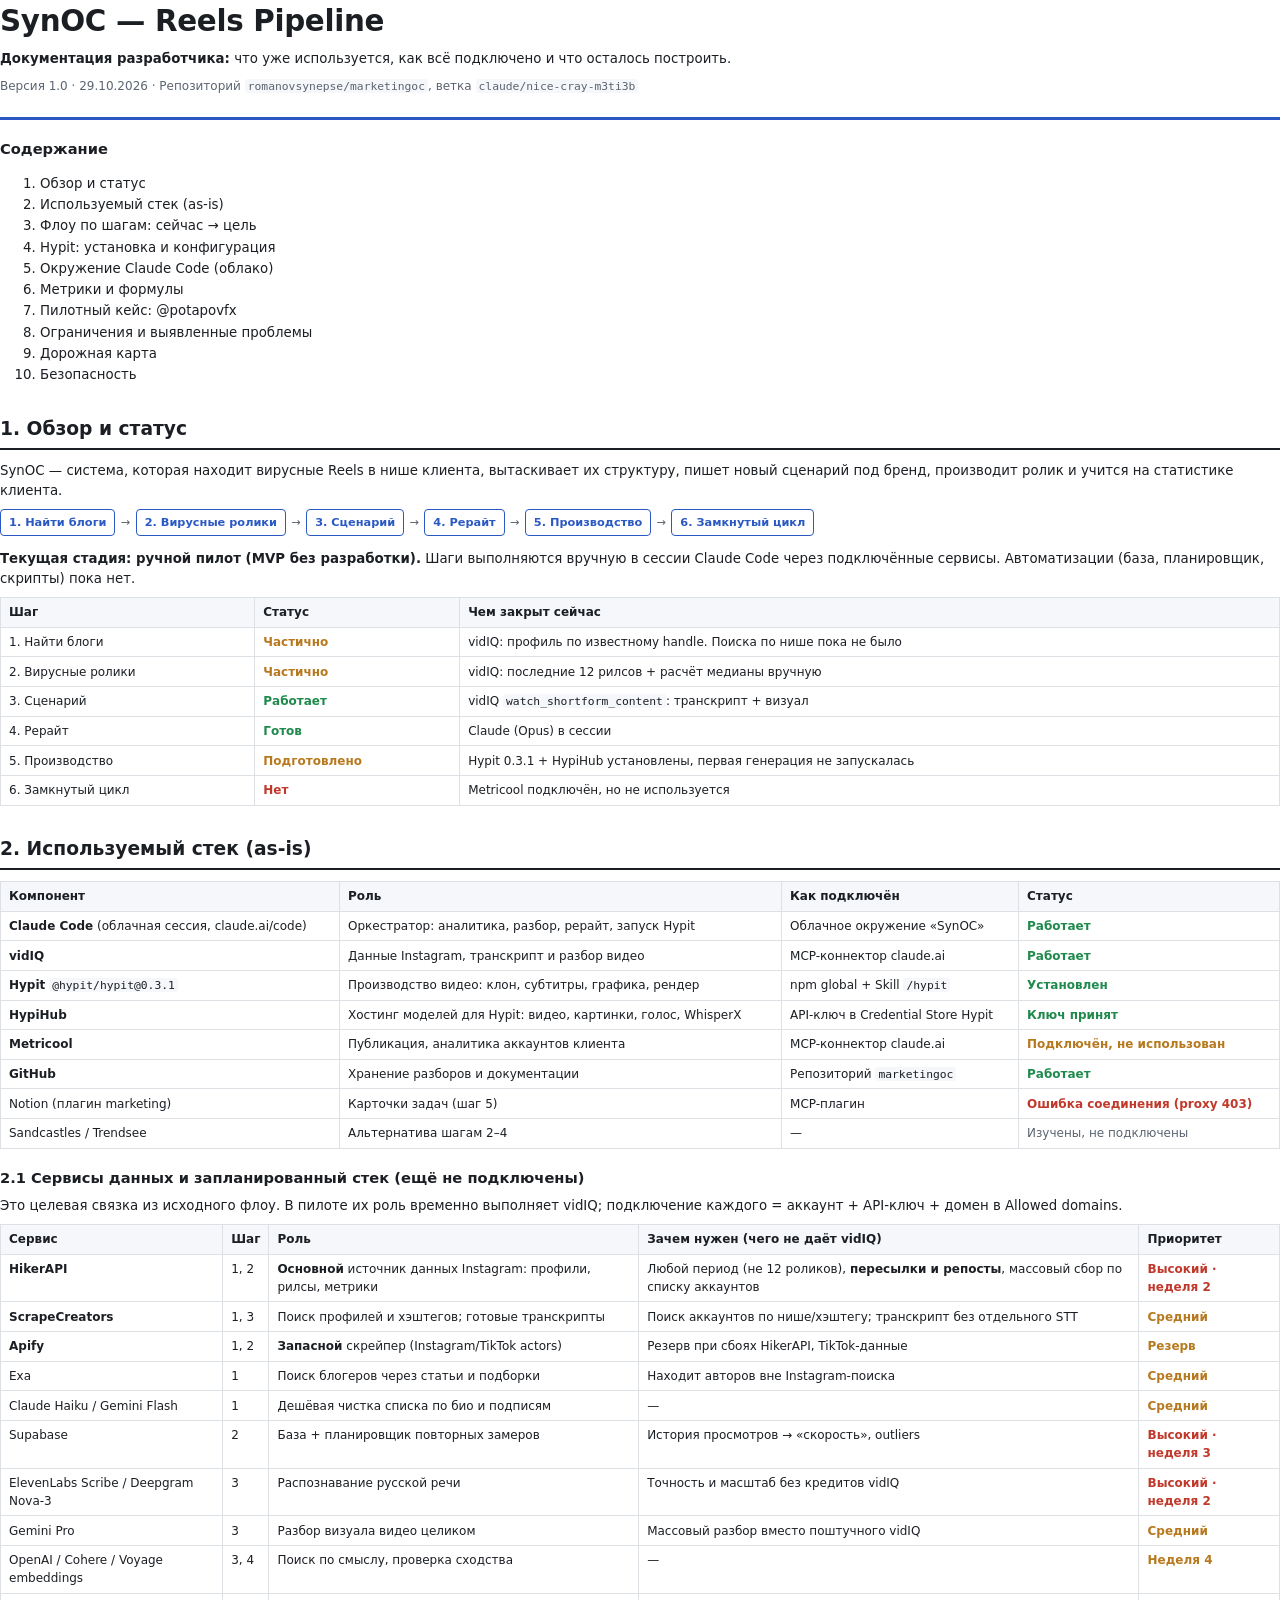
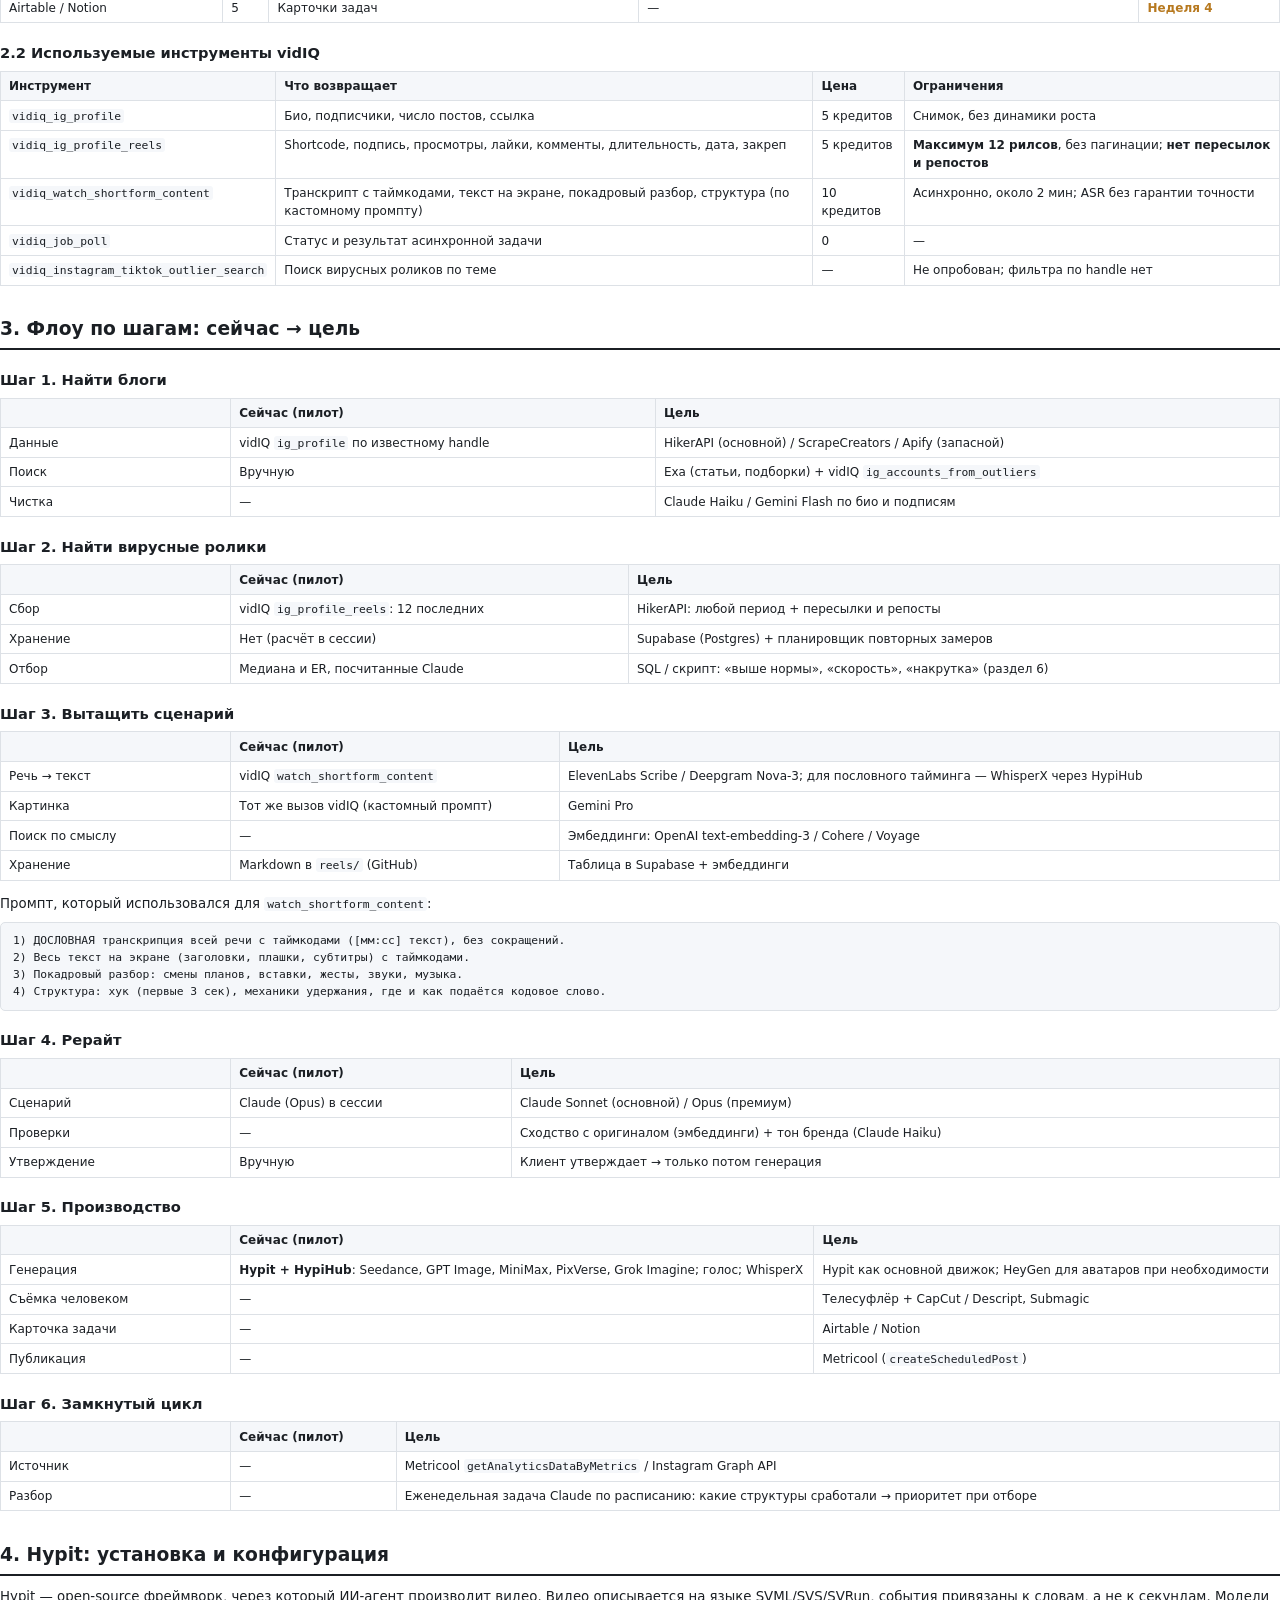
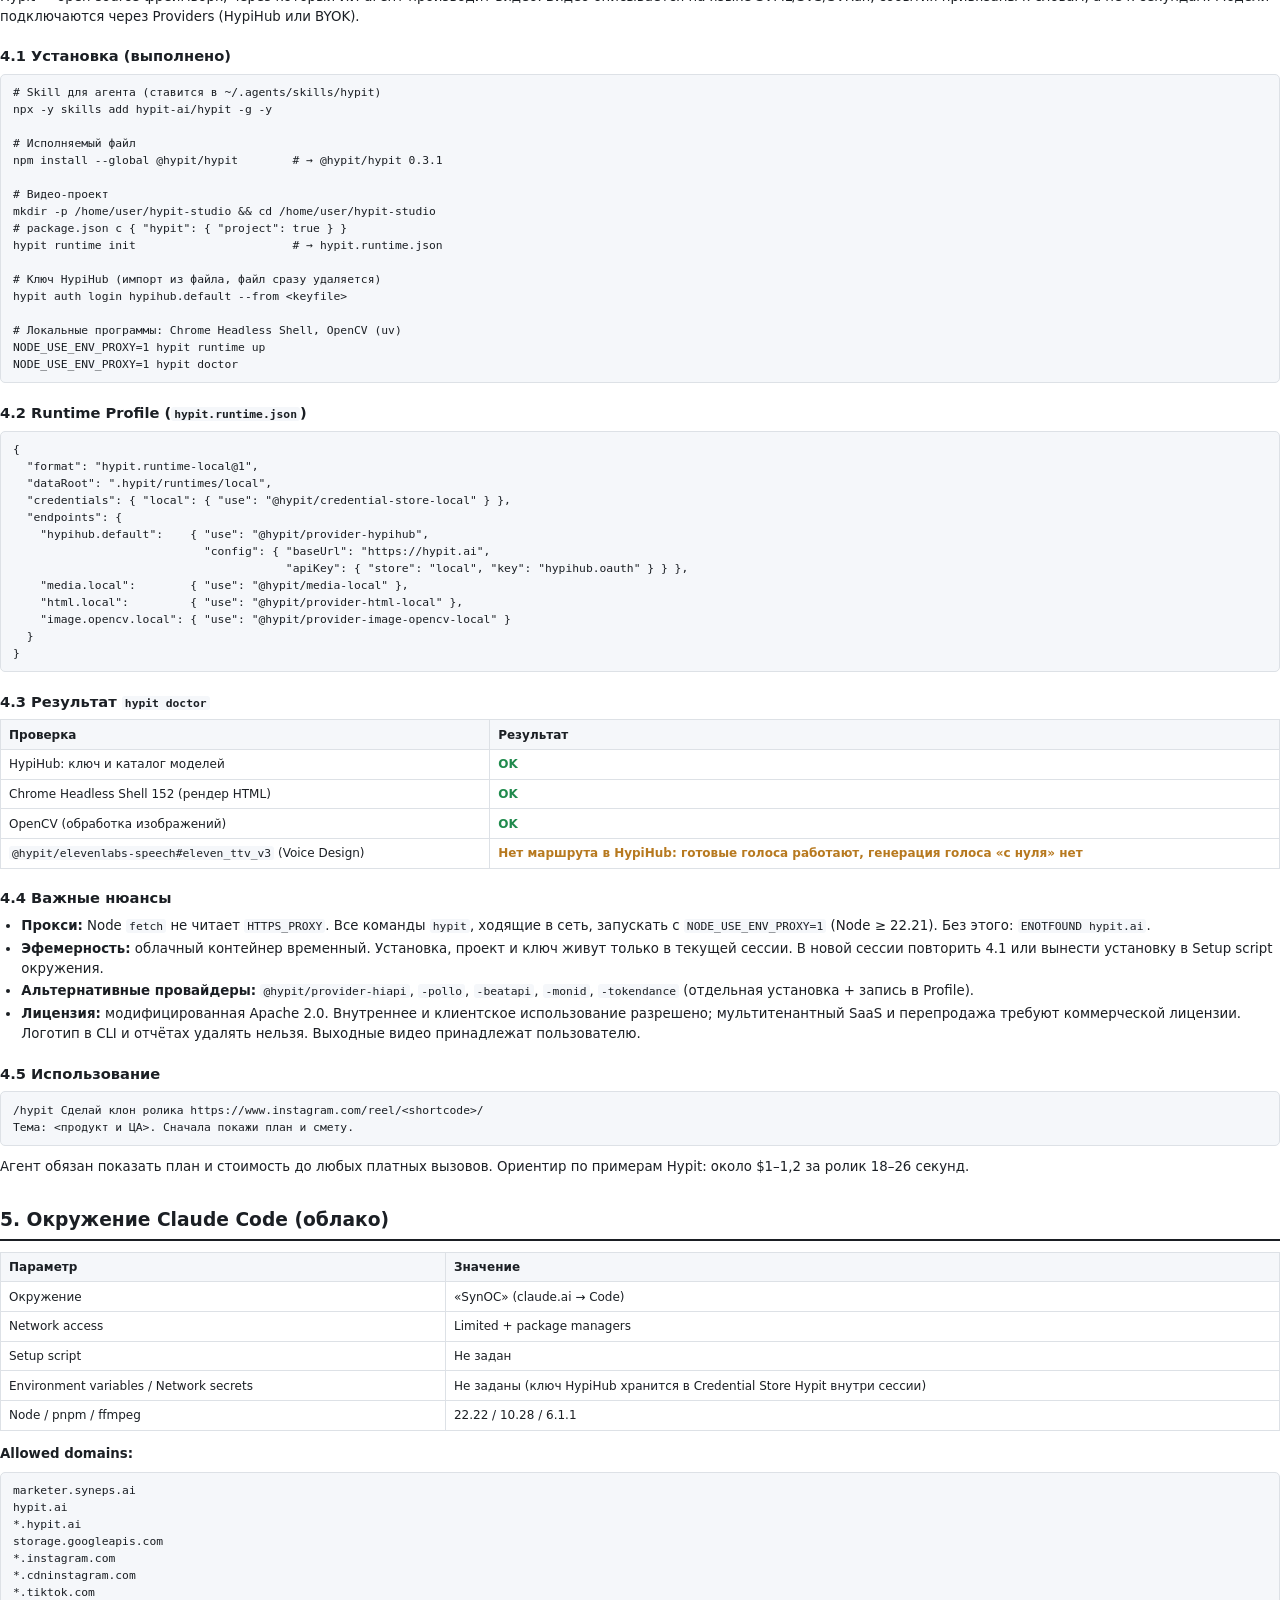
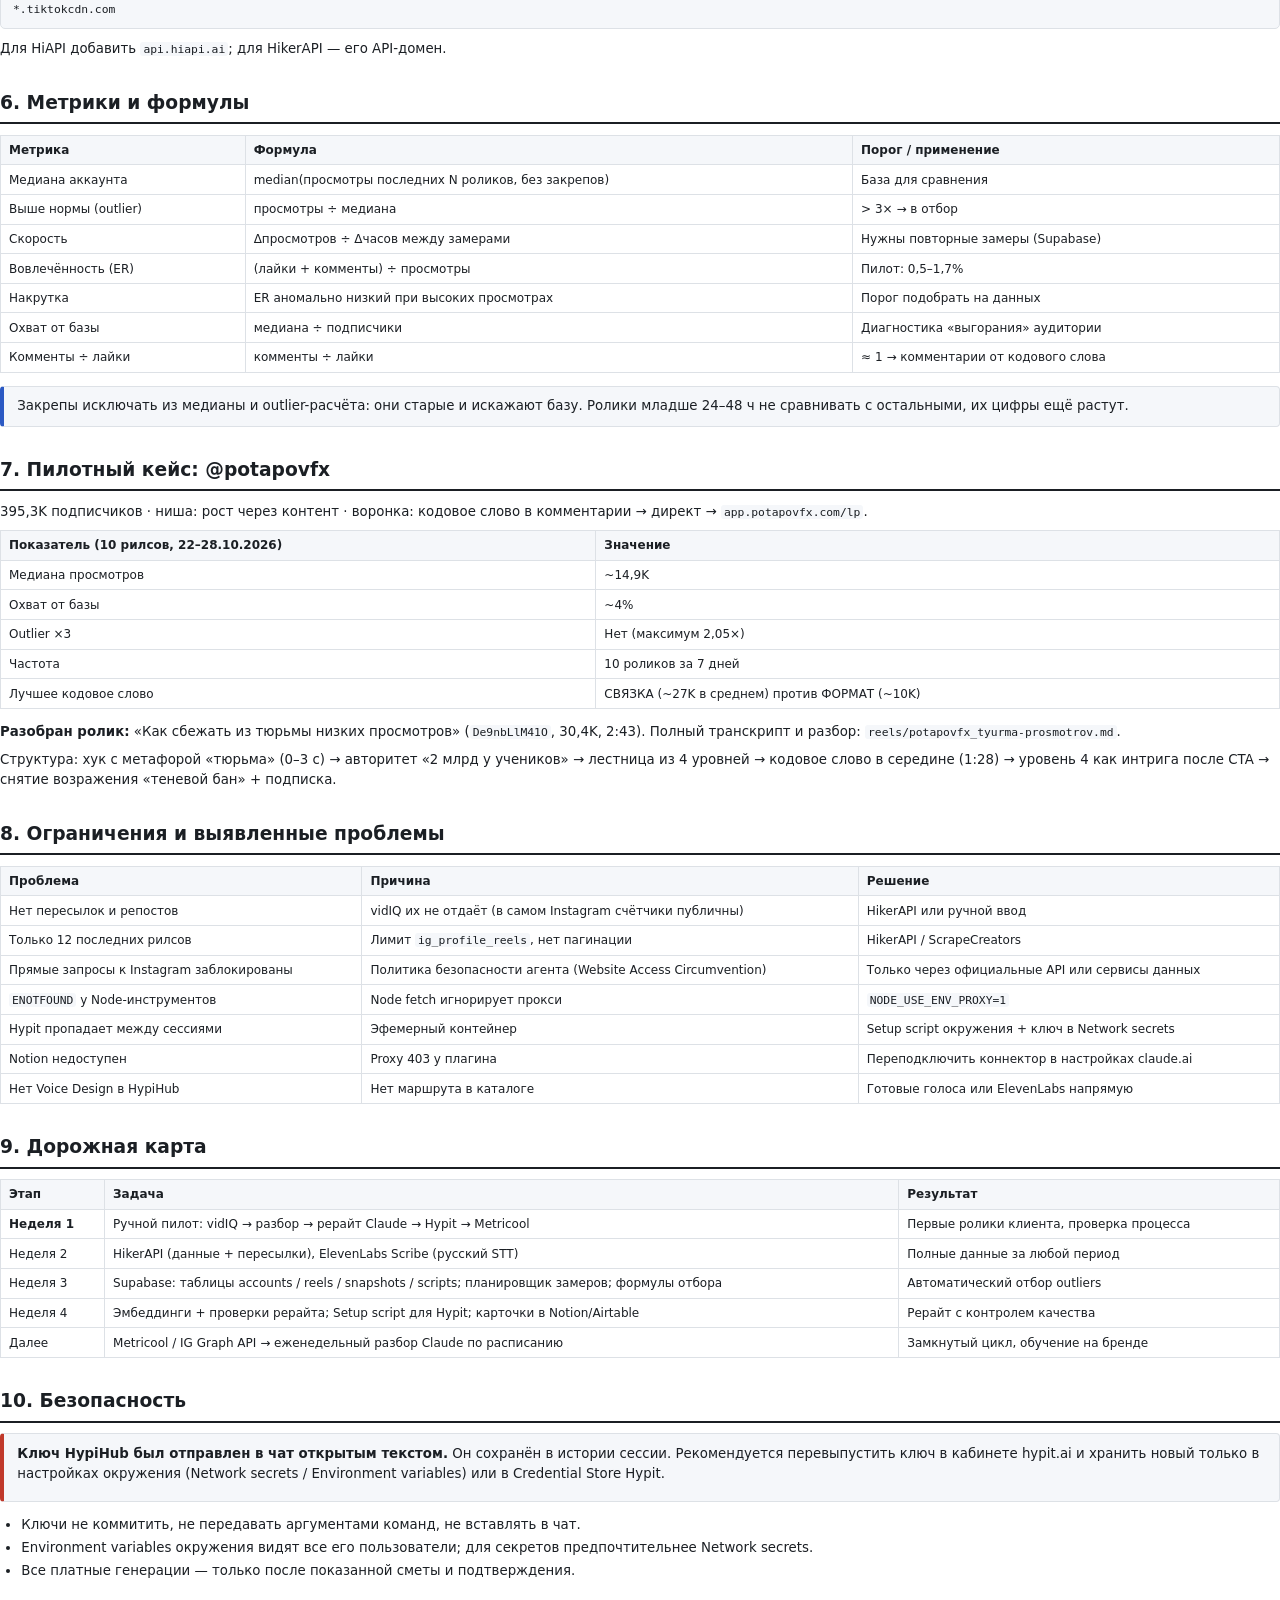
<file: docs/synoc-flow.html>
<!doctype html>
<html lang="ru">
<head>
<meta charset="utf-8">
<title>SynOC — Reels Pipeline: документация разработчика</title>
<style>
  @page { size: A4; margin: 18mm 16mm 18mm 16mm; }
  :root { --ink:#1b1f24; --muted:#5b6470; --line:#dde1e6; --accent:#2b59c3; --ok:#1f8a4c; --warn:#b7791f; --no:#c0392b; --bg:#f5f7fa; }
  * { box-sizing: border-box; }
  body { font-family: Inter, "DejaVu Sans", sans-serif; color: var(--ink); font-size: 10pt; line-height: 1.5; margin: 0; background: #fff; }
  h1 { font-size: 22pt; margin: 0 0 4pt; letter-spacing: -0.3px; }
  h2 { font-size: 14pt; margin: 22pt 0 8pt; padding-bottom: 4pt; border-bottom: 2px solid var(--ink); break-after: avoid; }
  h3 { font-size: 11pt; margin: 14pt 0 5pt; break-after: avoid; }
  p { margin: 0 0 6pt; }
  ul { margin: 0 0 6pt; padding-left: 16pt; }
  li { margin-bottom: 2pt; }
  code, pre { font-family: "DejaVu Sans Mono", monospace; font-size: 8.5pt; }
  code { background: var(--bg); padding: 0 3px; border-radius: 3px; }
  pre { background: var(--bg); border: 1px solid var(--line); border-radius: 5px; padding: 7pt 9pt; white-space: pre-wrap; margin: 4pt 0 8pt; break-inside: avoid; }
  table { width: 100%; border-collapse: collapse; margin: 4pt 0 10pt; font-size: 9pt; break-inside: avoid; }
  th, td { border: 1px solid var(--line); padding: 4pt 6pt; vertical-align: top; text-align: left; }
  th { background: var(--bg); font-weight: 600; }
  tr { break-inside: avoid; }
  .meta { color: var(--muted); font-size: 9pt; }
  .cover { border-bottom: 3px solid var(--accent); padding-bottom: 10pt; margin-bottom: 10pt; }
  .ok { color: var(--ok); font-weight: 600; }
  .warn { color: var(--warn); font-weight: 600; }
  .no { color: var(--no); font-weight: 600; }
  .box { border: 1px solid var(--line); border-left: 4px solid var(--accent); background: var(--bg); padding: 7pt 10pt; margin: 6pt 0 10pt; border-radius: 4px; break-inside: avoid; }
  .box.alert { border-left-color: var(--no); }
  .flow { display: flex; flex-wrap: wrap; gap: 4pt; align-items: center; margin: 6pt 0 10pt; font-size: 8.5pt; }
  .flow span.s { border: 1px solid var(--accent); color: var(--accent); border-radius: 4px; padding: 3pt 6pt; font-weight: 600; }
  .flow span.a { color: var(--muted); }
  .page-break { break-before: page; }
  .toc li { margin-bottom: 1pt; }
</style>
</head>
<body>

<div class="cover">
  <h1>SynOC — Reels Pipeline</h1>
  <p><strong>Документация разработчика:</strong> что уже используется, как всё подключено и что осталось построить.</p>
  <p class="meta">Версия 1.0 · 29.10.2026 · Репозиторий <code>romanovsynepse/marketingoc</code>, ветка <code>claude/nice-cray-m3ti3b</code></p>
</div>

<h3>Содержание</h3>
<ol class="toc">
  <li>Обзор и статус</li>
  <li>Используемый стек (as-is)</li>
  <li>Флоу по шагам: сейчас → цель</li>
  <li>Hypit: установка и конфигурация</li>
  <li>Окружение Claude Code (облако)</li>
  <li>Метрики и формулы</li>
  <li>Пилотный кейс: @potapovfx</li>
  <li>Ограничения и выявленные проблемы</li>
  <li>Дорожная карта</li>
  <li>Безопасность</li>
</ol>

<h2>1. Обзор и статус</h2>
<p>SynOC — система, которая находит вирусные Reels в нише клиента, вытаскивает их структуру, пишет новый сценарий под бренд, производит ролик и учится на статистике клиента.</p>
<div class="flow">
  <span class="s">1. Найти блоги</span><span class="a">→</span>
  <span class="s">2. Вирусные ролики</span><span class="a">→</span>
  <span class="s">3. Сценарий</span><span class="a">→</span>
  <span class="s">4. Рерайт</span><span class="a">→</span>
  <span class="s">5. Производство</span><span class="a">→</span>
  <span class="s">6. Замкнутый цикл</span>
</div>
<p><strong>Текущая стадия: ручной пилот (MVP без разработки).</strong> Шаги выполняются вручную в сессии Claude Code через подключённые сервисы. Автоматизации (база, планировщик, скрипты) пока нет.</p>

<table>
  <tr><th>Шаг</th><th>Статус</th><th>Чем закрыт сейчас</th></tr>
  <tr><td>1. Найти блоги</td><td class="warn">Частично</td><td>vidIQ: профиль по известному handle. Поиска по нише пока не было</td></tr>
  <tr><td>2. Вирусные ролики</td><td class="warn">Частично</td><td>vidIQ: последние 12 рилсов + расчёт медианы вручную</td></tr>
  <tr><td>3. Сценарий</td><td class="ok">Работает</td><td>vidIQ <code>watch_shortform_content</code>: транскрипт + визуал</td></tr>
  <tr><td>4. Рерайт</td><td class="ok">Готов</td><td>Claude (Opus) в сессии</td></tr>
  <tr><td>5. Производство</td><td class="warn">Подготовлено</td><td>Hypit 0.3.1 + HypiHub установлены, первая генерация не запускалась</td></tr>
  <tr><td>6. Замкнутый цикл</td><td class="no">Нет</td><td>Metricool подключён, но не используется</td></tr>
</table>

<h2>2. Используемый стек (as-is)</h2>
<table>
  <tr><th>Компонент</th><th>Роль</th><th>Как подключён</th><th>Статус</th></tr>
  <tr><td><strong>Claude Code</strong> (облачная сессия, claude.ai/code)</td><td>Оркестратор: аналитика, разбор, рерайт, запуск Hypit</td><td>Облачное окружение «SynOC»</td><td class="ok">Работает</td></tr>
  <tr><td><strong>vidIQ</strong></td><td>Данные Instagram, транскрипт и разбор видео</td><td>MCP-коннектор claude.ai</td><td class="ok">Работает</td></tr>
  <tr><td><strong>Hypit</strong> <code>@hypit/hypit@0.3.1</code></td><td>Производство видео: клон, субтитры, графика, рендер</td><td>npm global + Skill <code>/hypit</code></td><td class="ok">Установлен</td></tr>
  <tr><td><strong>HypiHub</strong></td><td>Хостинг моделей для Hypit: видео, картинки, голос, WhisperX</td><td>API-ключ в Credential Store Hypit</td><td class="ok">Ключ принят</td></tr>
  <tr><td><strong>Metricool</strong></td><td>Публикация, аналитика аккаунтов клиента</td><td>MCP-коннектор claude.ai</td><td class="warn">Подключён, не использован</td></tr>
  <tr><td><strong>GitHub</strong></td><td>Хранение разборов и документации</td><td>Репозиторий <code>marketingoc</code></td><td class="ok">Работает</td></tr>
  <tr><td>Notion (плагин marketing)</td><td>Карточки задач (шаг 5)</td><td>MCP-плагин</td><td class="no">Ошибка соединения (proxy 403)</td></tr>
  <tr><td>Sandcastles / Trendsee</td><td>Альтернатива шагам 2–4</td><td>—</td><td class="meta">Изучены, не подключены</td></tr>
</table>

<h3>2.1 Сервисы данных и запланированный стек (ещё не подключены)</h3>
<p>Это целевая связка из исходного флоу. В пилоте их роль временно выполняет vidIQ; подключение каждого = аккаунт + API-ключ + домен в Allowed domains.</p>
<table style="break-inside:auto">
  <tr><th>Сервис</th><th>Шаг</th><th>Роль</th><th>Зачем нужен (чего не даёт vidIQ)</th><th>Приоритет</th></tr>
  <tr><td><strong>HikerAPI</strong></td><td>1, 2</td><td><strong>Основной</strong> источник данных Instagram: профили, рилсы, метрики</td><td>Любой период (не 12 роликов), <strong>пересылки и репосты</strong>, массовый сбор по списку аккаунтов</td><td class="no">Высокий · неделя 2</td></tr>
  <tr><td><strong>ScrapeCreators</strong></td><td>1, 3</td><td>Поиск профилей и хэштегов; готовые транскрипты</td><td>Поиск аккаунтов по нише/хэштегу; транскрипт без отдельного STT</td><td class="warn">Средний</td></tr>
  <tr><td><strong>Apify</strong></td><td>1, 2</td><td><strong>Запасной</strong> скрейпер (Instagram/TikTok actors)</td><td>Резерв при сбоях HikerAPI, TikTok-данные</td><td class="warn">Резерв</td></tr>
  <tr><td>Exa</td><td>1</td><td>Поиск блогеров через статьи и подборки</td><td>Находит авторов вне Instagram-поиска</td><td class="warn">Средний</td></tr>
  <tr><td>Claude Haiku / Gemini Flash</td><td>1</td><td>Дешёвая чистка списка по био и подписям</td><td>—</td><td class="warn">Средний</td></tr>
  <tr><td>Supabase</td><td>2</td><td>База + планировщик повторных замеров</td><td>История просмотров → «скорость», outliers</td><td class="no">Высокий · неделя 3</td></tr>
  <tr><td>ElevenLabs Scribe / Deepgram Nova-3</td><td>3</td><td>Распознавание русской речи</td><td>Точность и масштаб без кредитов vidIQ</td><td class="no">Высокий · неделя 2</td></tr>
  <tr><td>Gemini Pro</td><td>3</td><td>Разбор визуала видео целиком</td><td>Массовый разбор вместо поштучного vidIQ</td><td class="warn">Средний</td></tr>
  <tr><td>OpenAI / Cohere / Voyage embeddings</td><td>3, 4</td><td>Поиск по смыслу, проверка сходства</td><td>—</td><td class="warn">Неделя 4</td></tr>
  <tr><td>Airtable / Notion</td><td>5</td><td>Карточки задач</td><td>—</td><td class="warn">Неделя 4</td></tr>
</table>

<h3>2.2 Используемые инструменты vidIQ</h3>
<table>
  <tr><th>Инструмент</th><th>Что возвращает</th><th>Цена</th><th>Ограничения</th></tr>
  <tr><td><code>vidiq_ig_profile</code></td><td>Био, подписчики, число постов, ссылка</td><td>5 кредитов</td><td>Снимок, без динамики роста</td></tr>
  <tr><td><code>vidiq_ig_profile_reels</code></td><td>Shortcode, подпись, просмотры, лайки, комменты, длительность, дата, закреп</td><td>5 кредитов</td><td><strong>Максимум 12 рилсов</strong>, без пагинации; <strong>нет пересылок и репостов</strong></td></tr>
  <tr><td><code>vidiq_watch_shortform_content</code></td><td>Транскрипт с таймкодами, текст на экране, покадровый разбор, структура (по кастомному промпту)</td><td>10 кредитов</td><td>Асинхронно, около 2 мин; ASR без гарантии точности</td></tr>
  <tr><td><code>vidiq_job_poll</code></td><td>Статус и результат асинхронной задачи</td><td>0</td><td>—</td></tr>
  <tr><td><code>vidiq_instagram_tiktok_outlier_search</code></td><td>Поиск вирусных роликов по теме</td><td>—</td><td>Не опробован; фильтра по handle нет</td></tr>
</table>

<h2 class="page-break">3. Флоу по шагам: сейчас → цель</h2>

<h3>Шаг 1. Найти блоги</h3>
<table>
  <tr><th style="width:18%"></th><th>Сейчас (пилот)</th><th>Цель</th></tr>
  <tr><td>Данные</td><td>vidIQ <code>ig_profile</code> по известному handle</td><td>HikerAPI (основной) / ScrapeCreators / Apify (запасной)</td></tr>
  <tr><td>Поиск</td><td>Вручную</td><td>Exa (статьи, подборки) + vidIQ <code>ig_accounts_from_outliers</code></td></tr>
  <tr><td>Чистка</td><td>—</td><td>Claude Haiku / Gemini Flash по био и подписям</td></tr>
</table>

<h3>Шаг 2. Найти вирусные ролики</h3>
<table>
  <tr><th style="width:18%"></th><th>Сейчас (пилот)</th><th>Цель</th></tr>
  <tr><td>Сбор</td><td>vidIQ <code>ig_profile_reels</code>: 12 последних</td><td>HikerAPI: любой период + пересылки и репосты</td></tr>
  <tr><td>Хранение</td><td>Нет (расчёт в сессии)</td><td>Supabase (Postgres) + планировщик повторных замеров</td></tr>
  <tr><td>Отбор</td><td>Медиана и ER, посчитанные Claude</td><td>SQL / скрипт: «выше нормы», «скорость», «накрутка» (раздел 6)</td></tr>
</table>

<h3>Шаг 3. Вытащить сценарий</h3>
<table>
  <tr><th style="width:18%"></th><th>Сейчас (пилот)</th><th>Цель</th></tr>
  <tr><td>Речь → текст</td><td>vidIQ <code>watch_shortform_content</code></td><td>ElevenLabs Scribe / Deepgram Nova-3; для пословного тайминга — WhisperX через HypiHub</td></tr>
  <tr><td>Картинка</td><td>Тот же вызов vidIQ (кастомный промпт)</td><td>Gemini Pro</td></tr>
  <tr><td>Поиск по смыслу</td><td>—</td><td>Эмбеддинги: OpenAI text-embedding-3 / Cohere / Voyage</td></tr>
  <tr><td>Хранение</td><td>Markdown в <code>reels/</code> (GitHub)</td><td>Таблица в Supabase + эмбеддинги</td></tr>
</table>
<p>Промпт, который использовался для <code>watch_shortform_content</code>:</p>
<pre>1) ДОСЛОВНАЯ транскрипция всей речи с таймкодами ([мм:сс] текст), без сокращений.
2) Весь текст на экране (заголовки, плашки, субтитры) с таймкодами.
3) Покадровый разбор: смены планов, вставки, жесты, звуки, музыка.
4) Структура: хук (первые 3 сек), механики удержания, где и как подаётся кодовое слово.</pre>

<h3>Шаг 4. Рерайт</h3>
<table>
  <tr><th style="width:18%"></th><th>Сейчас (пилот)</th><th>Цель</th></tr>
  <tr><td>Сценарий</td><td>Claude (Opus) в сессии</td><td>Claude Sonnet (основной) / Opus (премиум)</td></tr>
  <tr><td>Проверки</td><td>—</td><td>Сходство с оригиналом (эмбеддинги) + тон бренда (Claude Haiku)</td></tr>
  <tr><td>Утверждение</td><td>Вручную</td><td>Клиент утверждает → только потом генерация</td></tr>
</table>

<h3>Шаг 5. Производство</h3>
<table>
  <tr><th style="width:18%"></th><th>Сейчас (пилот)</th><th>Цель</th></tr>
  <tr><td>Генерация</td><td><strong>Hypit + HypiHub</strong>: Seedance, GPT Image, MiniMax, PixVerse, Grok Imagine; голос; WhisperX</td><td>Hypit как основной движок; HeyGen для аватаров при необходимости</td></tr>
  <tr><td>Съёмка человеком</td><td>—</td><td>Телесуфлёр + CapCut / Descript, Submagic</td></tr>
  <tr><td>Карточка задачи</td><td>—</td><td>Airtable / Notion</td></tr>
  <tr><td>Публикация</td><td>—</td><td>Metricool (<code>createScheduledPost</code>)</td></tr>
</table>

<h3>Шаг 6. Замкнутый цикл</h3>
<table>
  <tr><th style="width:18%"></th><th>Сейчас (пилот)</th><th>Цель</th></tr>
  <tr><td>Источник</td><td>—</td><td>Metricool <code>getAnalyticsDataByMetrics</code> / Instagram Graph API</td></tr>
  <tr><td>Разбор</td><td>—</td><td>Еженедельная задача Claude по расписанию: какие структуры сработали → приоритет при отборе</td></tr>
</table>

<h2 class="page-break">4. Hypit: установка и конфигурация</h2>
<p>Hypit — open-source фреймворк, через который ИИ-агент производит видео. Видео описывается на языке SVML/SVS/SVRun, события привязаны к словам, а не к секундам. Модели подключаются через Providers (HypiHub или BYOK).</p>

<h3>4.1 Установка (выполнено)</h3>
<pre># Skill для агента (ставится в ~/.agents/skills/hypit)
npx -y skills add hypit-ai/hypit -g -y

# Исполняемый файл
npm install --global @hypit/hypit        # → @hypit/hypit 0.3.1

# Видео-проект
mkdir -p /home/user/hypit-studio &amp;&amp; cd /home/user/hypit-studio
# package.json с { "hypit": { "project": true } }
hypit runtime init                       # → hypit.runtime.json

# Ключ HypiHub (импорт из файла, файл сразу удаляется)
hypit auth login hypihub.default --from &lt;keyfile&gt;

# Локальные программы: Chrome Headless Shell, OpenCV (uv)
NODE_USE_ENV_PROXY=1 hypit runtime up
NODE_USE_ENV_PROXY=1 hypit doctor</pre>

<h3>4.2 Runtime Profile (<code>hypit.runtime.json</code>)</h3>
<pre>{
  "format": "hypit.runtime-local@1",
  "dataRoot": ".hypit/runtimes/local",
  "credentials": { "local": { "use": "@hypit/credential-store-local" } },
  "endpoints": {
    "hypihub.default":    { "use": "@hypit/provider-hypihub",
                            "config": { "baseUrl": "https://hypit.ai",
                                        "apiKey": { "store": "local", "key": "hypihub.oauth" } } },
    "media.local":        { "use": "@hypit/media-local" },
    "html.local":         { "use": "@hypit/provider-html-local" },
    "image.opencv.local": { "use": "@hypit/provider-image-opencv-local" }
  }
}</pre>

<h3>4.3 Результат <code>hypit doctor</code></h3>
<table>
  <tr><th>Проверка</th><th>Результат</th></tr>
  <tr><td>HypiHub: ключ и каталог моделей</td><td class="ok">OK</td></tr>
  <tr><td>Chrome Headless Shell 152 (рендер HTML)</td><td class="ok">OK</td></tr>
  <tr><td>OpenCV (обработка изображений)</td><td class="ok">OK</td></tr>
  <tr><td><code>@hypit/elevenlabs-speech#eleven_ttv_v3</code> (Voice Design)</td><td class="warn">Нет маршрута в HypiHub: готовые голоса работают, генерация голоса «с нуля» нет</td></tr>
</table>

<h3>4.4 Важные нюансы</h3>
<ul>
  <li><strong>Прокси:</strong> Node <code>fetch</code> не читает <code>HTTPS_PROXY</code>. Все команды <code>hypit</code>, ходящие в сеть, запускать с <code>NODE_USE_ENV_PROXY=1</code> (Node ≥ 22.21). Без этого: <code>ENOTFOUND hypit.ai</code>.</li>
  <li><strong>Эфемерность:</strong> облачный контейнер временный. Установка, проект и ключ живут только в текущей сессии. В новой сессии повторить 4.1 или вынести установку в Setup script окружения.</li>
  <li><strong>Альтернативные провайдеры:</strong> <code>@hypit/provider-hiapi</code>, <code>-pollo</code>, <code>-beatapi</code>, <code>-monid</code>, <code>-tokendance</code> (отдельная установка + запись в Profile).</li>
  <li><strong>Лицензия:</strong> модифицированная Apache 2.0. Внутреннее и клиентское использование разрешено; мультитенантный SaaS и перепродажа требуют коммерческой лицензии. Логотип в CLI и отчётах удалять нельзя. Выходные видео принадлежат пользователю.</li>
</ul>

<h3>4.5 Использование</h3>
<pre>/hypit Сделай клон ролика https://www.instagram.com/reel/&lt;shortcode&gt;/
Тема: &lt;продукт и ЦА&gt;. Сначала покажи план и смету.</pre>
<p>Агент обязан показать план и стоимость до любых платных вызовов. Ориентир по примерам Hypit: около $1–1,2 за ролик 18–26 секунд.</p>

<h2 class="page-break">5. Окружение Claude Code (облако)</h2>
<table>
  <tr><th>Параметр</th><th>Значение</th></tr>
  <tr><td>Окружение</td><td>«SynOC» (claude.ai → Code)</td></tr>
  <tr><td>Network access</td><td>Limited + package managers</td></tr>
  <tr><td>Setup script</td><td>Не задан</td></tr>
  <tr><td>Environment variables / Network secrets</td><td>Не заданы (ключ HypiHub хранится в Credential Store Hypit внутри сессии)</td></tr>
  <tr><td>Node / pnpm / ffmpeg</td><td>22.22 / 10.28 / 6.1.1</td></tr>
</table>
<p><strong>Allowed domains:</strong></p>
<pre>marketer.syneps.ai
hypit.ai
*.hypit.ai
storage.googleapis.com
*.instagram.com
*.cdninstagram.com
*.tiktok.com
*.tiktokcdn.com</pre>
<p>Для HiAPI добавить <code>api.hiapi.ai</code>; для HikerAPI — его API-домен.</p>

<h2>6. Метрики и формулы</h2>
<table>
  <tr><th>Метрика</th><th>Формула</th><th>Порог / применение</th></tr>
  <tr><td>Медиана аккаунта</td><td>median(просмотры последних N роликов, без закрепов)</td><td>База для сравнения</td></tr>
  <tr><td>Выше нормы (outlier)</td><td>просмотры ÷ медиана</td><td>&gt; 3× → в отбор</td></tr>
  <tr><td>Скорость</td><td>Δпросмотров ÷ Δчасов между замерами</td><td>Нужны повторные замеры (Supabase)</td></tr>
  <tr><td>Вовлечённость (ER)</td><td>(лайки + комменты) ÷ просмотры</td><td>Пилот: 0,5–1,7%</td></tr>
  <tr><td>Накрутка</td><td>ER аномально низкий при высоких просмотрах</td><td>Порог подобрать на данных</td></tr>
  <tr><td>Охват от базы</td><td>медиана ÷ подписчики</td><td>Диагностика «выгорания» аудитории</td></tr>
  <tr><td>Комменты ÷ лайки</td><td>комменты ÷ лайки</td><td>≈ 1 → комментарии от кодового слова</td></tr>
</table>
<div class="box">Закрепы исключать из медианы и outlier-расчёта: они старые и искажают базу. Ролики младше 24–48 ч не сравнивать с остальными, их цифры ещё растут.</div>

<h2>7. Пилотный кейс: @potapovfx</h2>
<p>395,3K подписчиков · ниша: рост через контент · воронка: кодовое слово в комментарии → директ → <code>app.potapovfx.com/lp</code>.</p>
<table>
  <tr><th>Показатель (10 рилсов, 22–28.10.2026)</th><th>Значение</th></tr>
  <tr><td>Медиана просмотров</td><td>~14,9K</td></tr>
  <tr><td>Охват от базы</td><td>~4%</td></tr>
  <tr><td>Outlier ×3</td><td>Нет (максимум 2,05×)</td></tr>
  <tr><td>Частота</td><td>10 роликов за 7 дней</td></tr>
  <tr><td>Лучшее кодовое слово</td><td>СВЯЗКА (~27K в среднем) против ФОРМАТ (~10K)</td></tr>
</table>
<p><strong>Разобран ролик:</strong> «Как сбежать из тюрьмы низких просмотров» (<code>De9nbLlM41O</code>, 30,4K, 2:43). Полный транскрипт и разбор: <code>reels/potapovfx_tyurma-prosmotrov.md</code>.</p>
<p>Структура: хук с метафорой «тюрьма» (0–3 с) → авторитет «2 млрд у учеников» → лестница из 4 уровней → кодовое слово в середине (1:28) → уровень 4 как интрига после CTA → снятие возражения «теневой бан» + подписка.</p>

<h2 class="page-break">8. Ограничения и выявленные проблемы</h2>
<table>
  <tr><th>Проблема</th><th>Причина</th><th>Решение</th></tr>
  <tr><td>Нет пересылок и репостов</td><td>vidIQ их не отдаёт (в самом Instagram счётчики публичны)</td><td>HikerAPI или ручной ввод</td></tr>
  <tr><td>Только 12 последних рилсов</td><td>Лимит <code>ig_profile_reels</code>, нет пагинации</td><td>HikerAPI / ScrapeCreators</td></tr>
  <tr><td>Прямые запросы к Instagram заблокированы</td><td>Политика безопасности агента (Website Access Circumvention)</td><td>Только через официальные API или сервисы данных</td></tr>
  <tr><td><code>ENOTFOUND</code> у Node-инструментов</td><td>Node fetch игнорирует прокси</td><td><code>NODE_USE_ENV_PROXY=1</code></td></tr>
  <tr><td>Hypit пропадает между сессиями</td><td>Эфемерный контейнер</td><td>Setup script окружения + ключ в Network secrets</td></tr>
  <tr><td>Notion недоступен</td><td>Proxy 403 у плагина</td><td>Переподключить коннектор в настройках claude.ai</td></tr>
  <tr><td>Нет Voice Design в HypiHub</td><td>Нет маршрута в каталоге</td><td>Готовые голоса или ElevenLabs напрямую</td></tr>
</table>

<h2>9. Дорожная карта</h2>
<table>
  <tr><th>Этап</th><th>Задача</th><th>Результат</th></tr>
  <tr><td><strong>Неделя 1</strong></td><td>Ручной пилот: vidIQ → разбор → рерайт Claude → Hypit → Metricool</td><td>Первые ролики клиента, проверка процесса</td></tr>
  <tr><td>Неделя 2</td><td>HikerAPI (данные + пересылки), ElevenLabs Scribe (русский STT)</td><td>Полные данные за любой период</td></tr>
  <tr><td>Неделя 3</td><td>Supabase: таблицы accounts / reels / snapshots / scripts; планировщик замеров; формулы отбора</td><td>Автоматический отбор outliers</td></tr>
  <tr><td>Неделя 4</td><td>Эмбеддинги + проверки рерайта; Setup script для Hypit; карточки в Notion/Airtable</td><td>Рерайт с контролем качества</td></tr>
  <tr><td>Далее</td><td>Metricool / IG Graph API → еженедельный разбор Claude по расписанию</td><td>Замкнутый цикл, обучение на бренде</td></tr>
</table>

<h2>10. Безопасность</h2>
<div class="box alert">
  <p><strong>Ключ HypiHub был отправлен в чат открытым текстом.</strong> Он сохранён в истории сессии. Рекомендуется перевыпустить ключ в кабинете hypit.ai и хранить новый только в настройках окружения (Network secrets / Environment variables) или в Credential Store Hypit.</p>
</div>
<ul>
  <li>Ключи не коммитить, не передавать аргументами команд, не вставлять в чат.</li>
  <li>Environment variables окружения видят все его пользователи; для секретов предпочтительнее Network secrets.</li>
  <li>Все платные генерации — только после показанной сметы и подтверждения.</li>
</ul>

<p class="meta" style="margin-top:18pt">Источники: репозиторий github.com/hypit-ai/hypit (README, docs/quickstart.md, docs/guide/service-partners.md, skills/hypit/references/environment/*), ответы инструментов vidIQ, вывод <code>hypit doctor</code>.</p>
</body>
</html>
</file>
